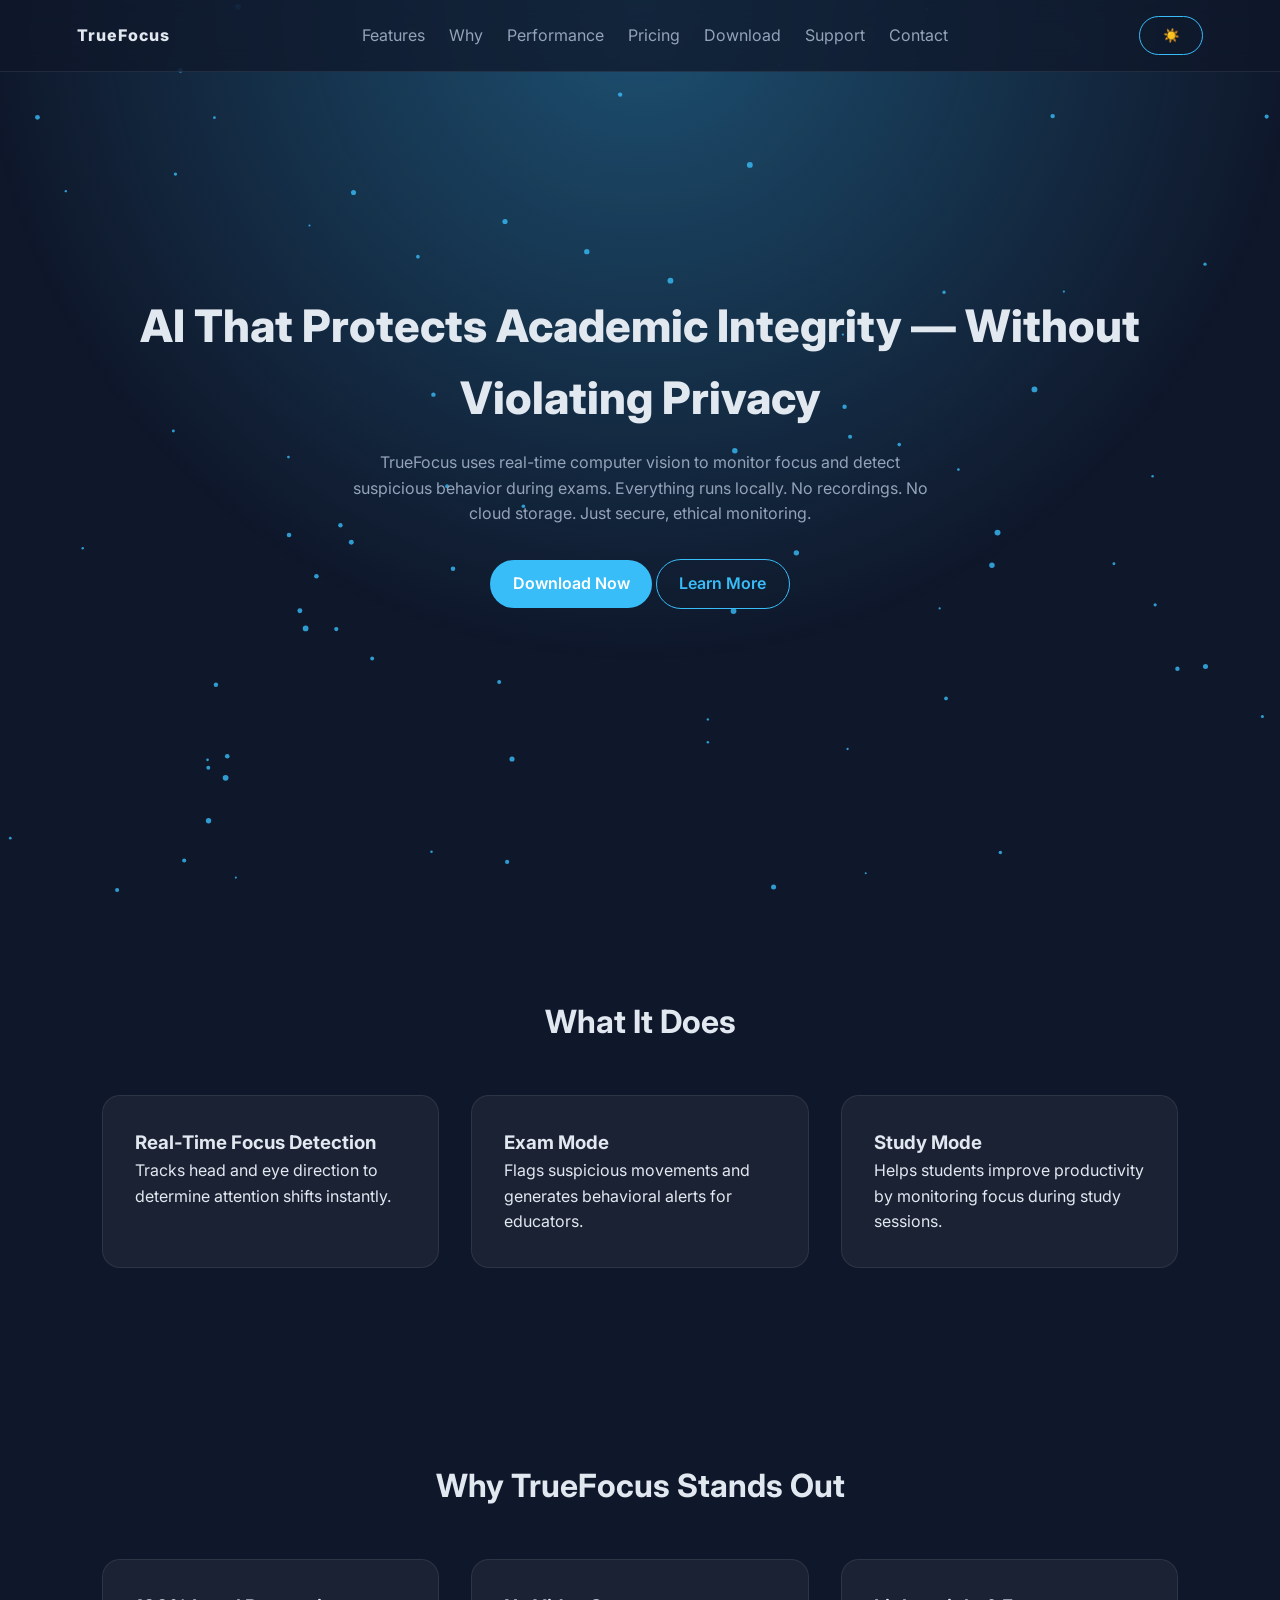
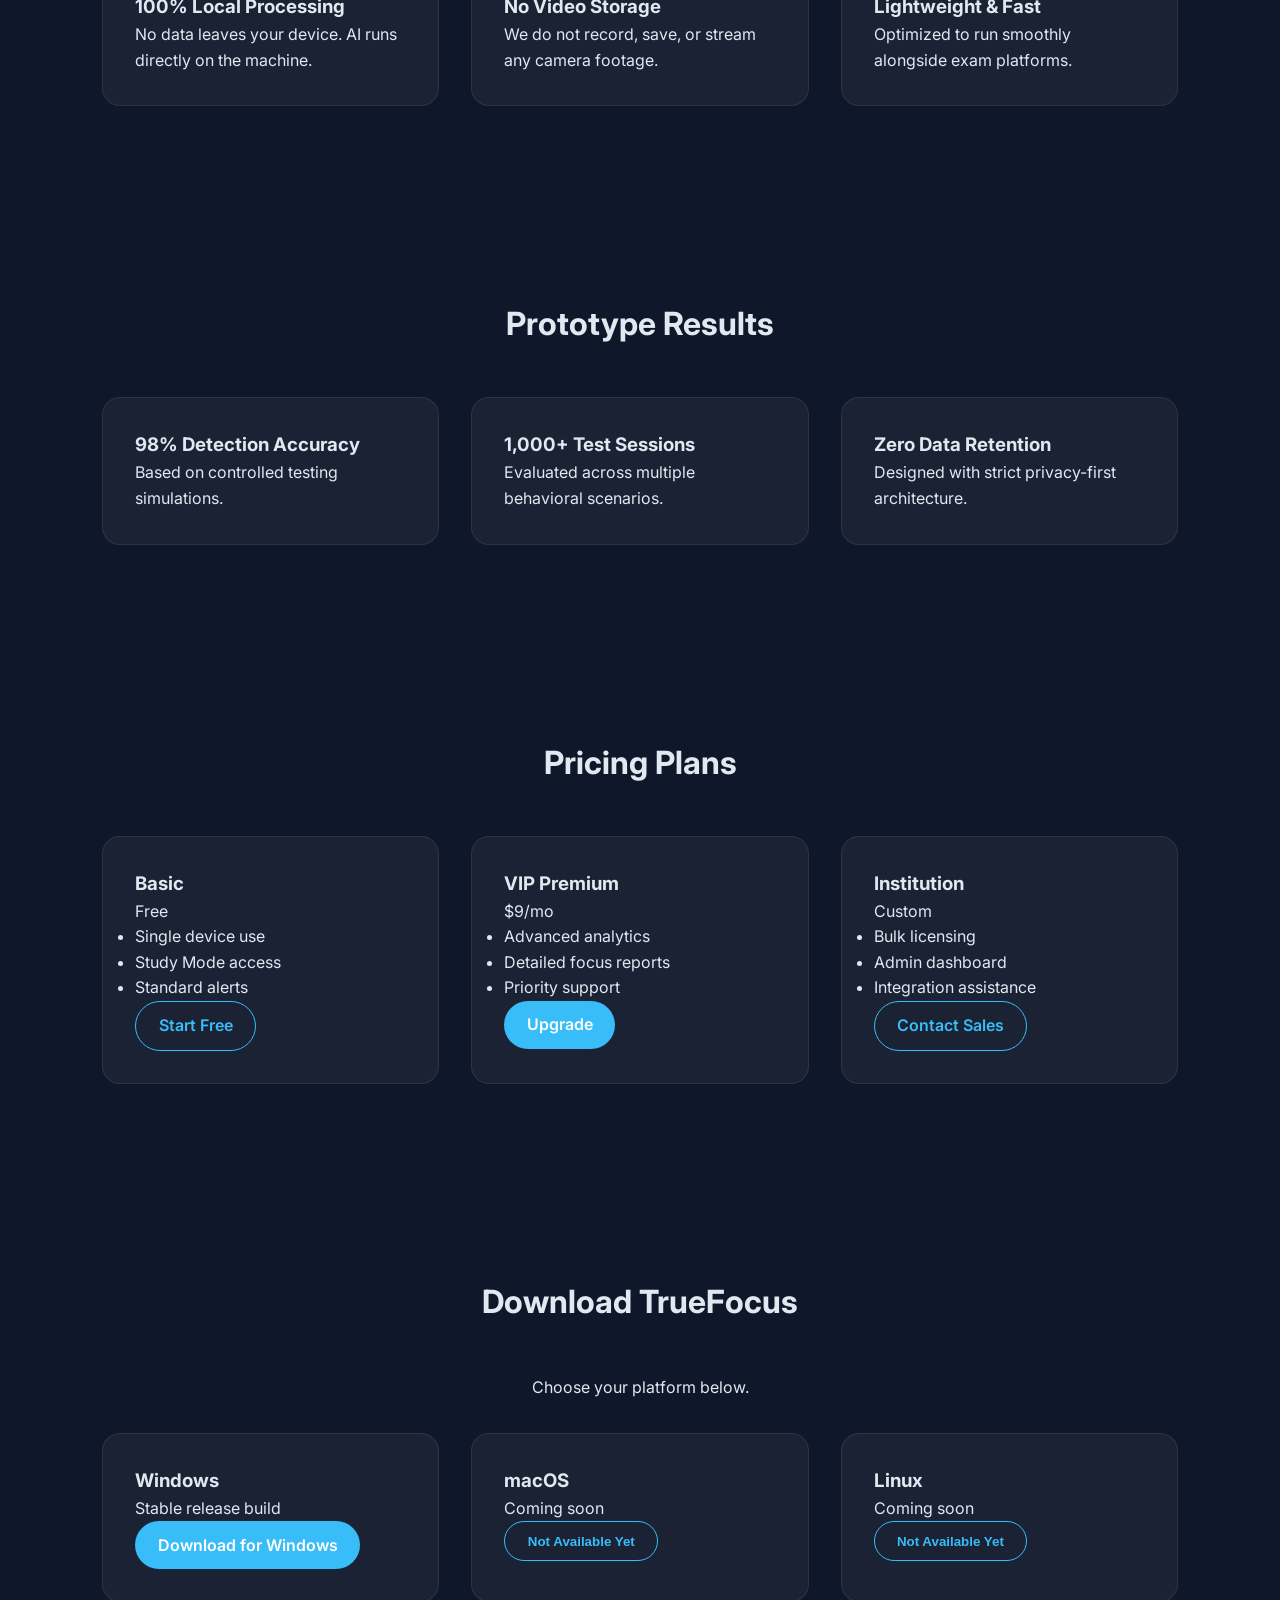
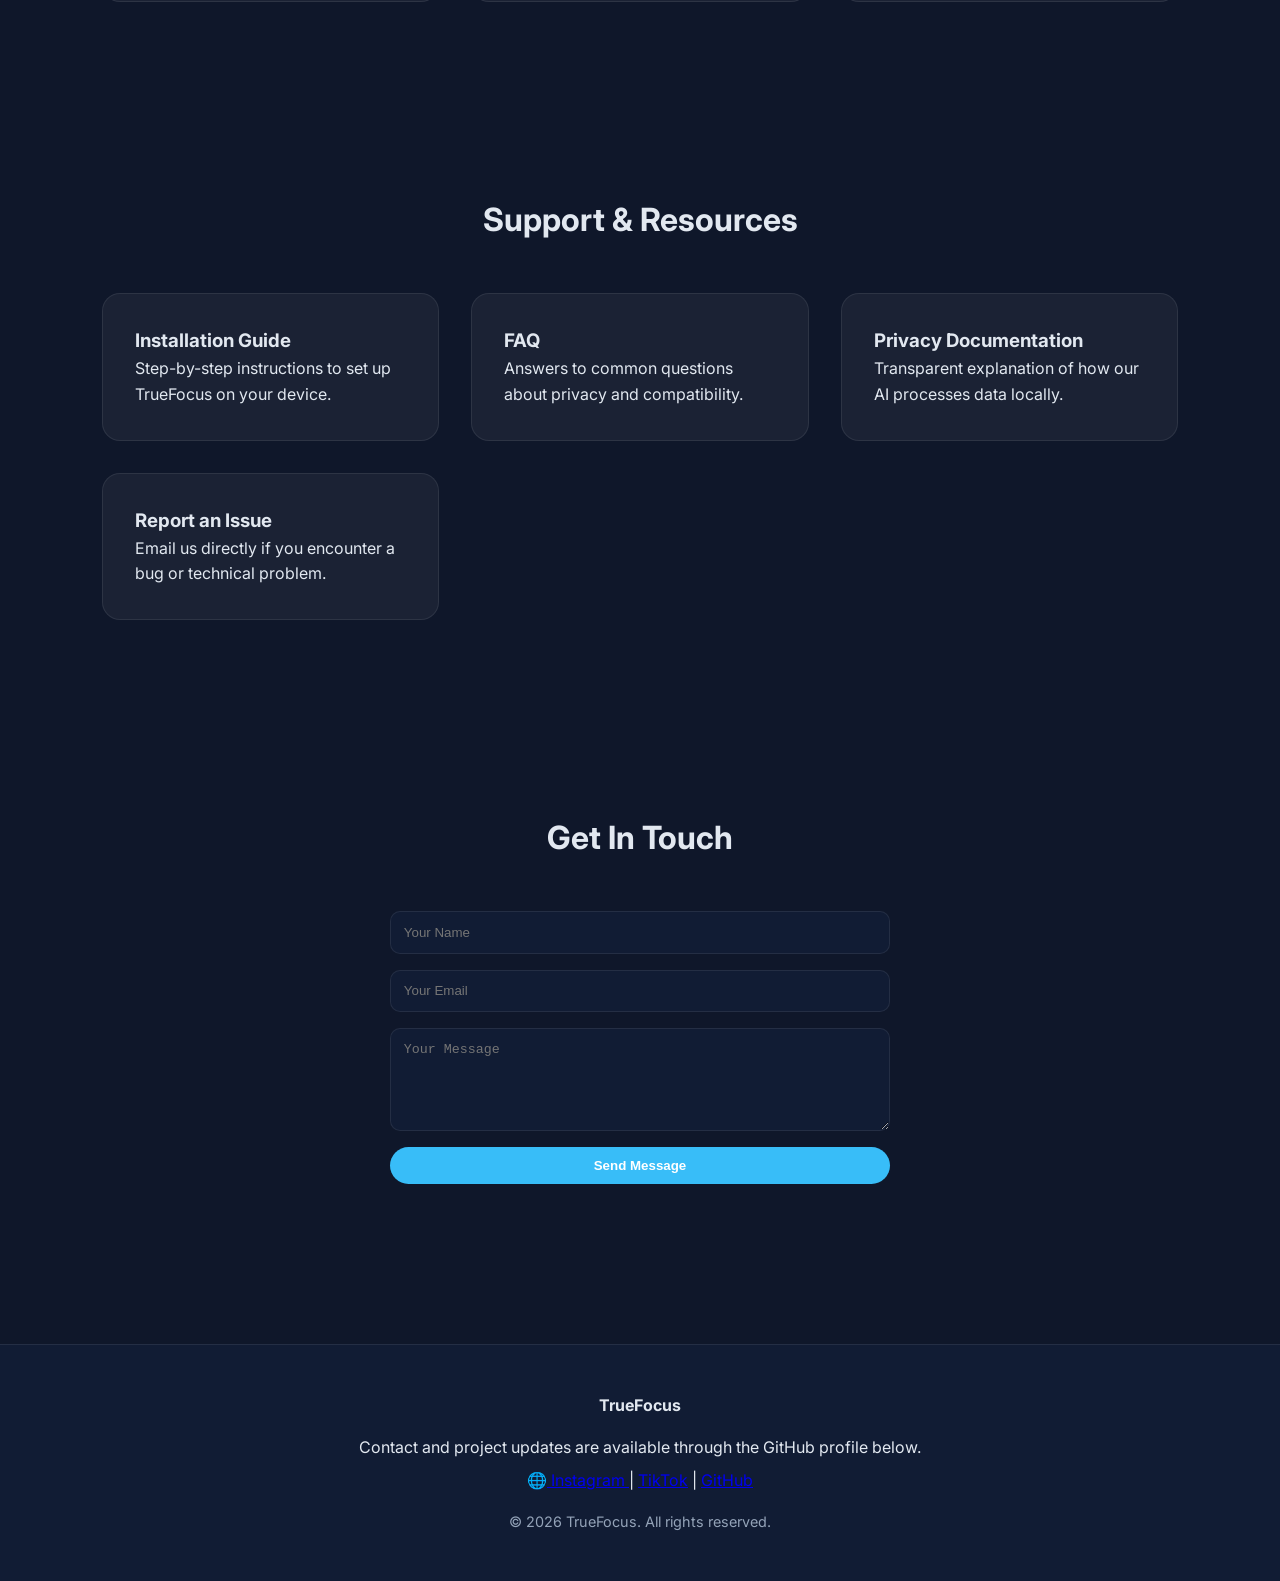
<file: WEBSITE/index.html>
<!DOCTYPE html>
<html lang="en">
<head>
  <meta charset="UTF-8" />
  <meta name="viewport" content="width=device-width, initial-scale=1.0" />
  <title>TrueFocus | Privacy-First AI Monitoring</title>
  <link rel="stylesheet" href="style.css" />
  <link href="https://fonts.googleapis.com/css2?family=Inter:wght@300;400;600;800&display=swap" rel="stylesheet">
  <link rel="icon" type="image/png" href="favicon1.png">
  <meta name="theme-color" content="#0f172a">
</head>
<body>

<!-- PARTICLE BACKGROUND -->
<div id="particles" style="position:fixed; inset:0; z-index:-1;"></div>

<header>
  <div class="logo">TrueFocus</div>
  <nav>
    <ul>
      <li><a href="#features">Features</a></li>
      <li><a href="#why">Why</a></li>
      <li><a href="#metrics">Performance</a></li>
      <li><a href="#pricing">Pricing</a></li>
      <li><a href="#download">Download</a></li>
      <li><a href="#support">Support</a></li>
      <li><a href="#contact">Contact</a></li>
    </ul>
  </nav>
  <button id="theme-toggle" class="btn-outline">🌙</button>
</header>

<section id="hero">
  <div class="hero-content">
    <h1>AI That Protects Academic Integrity — Without Violating Privacy</h1>
    <p>
      TrueFocus uses real-time computer vision to monitor focus and detect suspicious behavior during exams.
      Everything runs locally. No recordings. No cloud storage. Just secure, ethical monitoring.
    </p>
    <a href="#download" class="btn-primary">Download Now</a>
    <a href="product.html" target="_blank" class="btn-outline">Learn More</a>
  </div>
</section>

<section id="features">
  <h2>What It Does</h2>
  <div class="grid">
    <div class="card glow-card">
      <h3>Real-Time Focus Detection</h3>
      <p>Tracks head and eye direction to determine attention shifts instantly.</p>
    </div>
    <div class="card glow-card">
      <h3>Exam Mode</h3>
      <p>Flags suspicious movements and generates behavioral alerts for educators.</p>
    </div>
    <div class="card glow-card">
      <h3>Study Mode</h3>
      <p>Helps students improve productivity by monitoring focus during study sessions.</p>
    </div>
  </div>
</section>

<section id="why">
  <h2>Why TrueFocus Stands Out</h2>
  <div class="grid">
    <div class="card glow-card">
      <h3>100% Local Processing</h3>
      <p>No data leaves your device. AI runs directly on the machine.</p>
    </div>
    <div class="card glow-card">
      <h3>No Video Storage</h3>
      <p>We do not record, save, or stream any camera footage.</p>
    </div>
    <div class="card glow-card">
      <h3>Lightweight & Fast</h3>
      <p>Optimized to run smoothly alongside exam platforms.</p>
    </div>
  </div>
</section>

<section id="metrics">
  <h2>Prototype Results</h2>
  <div class="grid">
    <div class="card glow-card">
      <h3>98% Detection Accuracy</h3>
      <p>Based on controlled testing simulations.</p>
    </div>
    <div class="card glow-card">
      <h3>1,000+ Test Sessions</h3>
      <p>Evaluated across multiple behavioral scenarios.</p>
    </div>
    <div class="card glow-card">
      <h3>Zero Data Retention</h3>
      <p>Designed with strict privacy-first architecture.</p>
    </div>
  </div>
</section>

<section id="pricing">
  <h2>Pricing Plans</h2>
  <div class="grid">
    <div class="card pricing-card glow-card">
      <h3>Basic</h3>
      <p class="price">Free</p>
      <ul>
        <li>Single device use</li>
        <li>Study Mode access</li>
        <li>Standard alerts</li>
      </ul>
      <a href="#download" class="btn-outline">Start Free</a>
    </div>

    <div class="card pricing-card featured glow-card">
      <h3>VIP Premium</h3>
      <p class="price">$9<span>/mo</span></p>
      <ul>
        <li>Advanced analytics</li>
        <li>Detailed focus reports</li>
        <li>Priority support</li>
      </ul>
      <a href="#download" class="btn-primary">Upgrade</a>
    </div>

    <div class="card pricing-card glow-card">
      <h3>Institution</h3>
      <p class="price">Custom</p>
      <ul>
        <li>Bulk licensing</li>
        <li>Admin dashboard</li>
        <li>Integration assistance</li>
      </ul>
      <a href="#contact" class="btn-outline">Contact Sales</a>
    </div>
  </div>
</section>

<section id="download">
  <h2>Download TrueFocus</h2>
  <p style="text-align:center; margin-bottom:2rem;">Choose your platform below.</p>
  <div class="grid">
    <div class="card glow-card">
      <h3>Windows</h3>
      <p>Stable release build</p>
      <a href="https://your-mediafire-link-here" target="_blank" class="btn-primary">Download for Windows</a>
    </div>
    <div class="card glow-card">
      <h3>macOS</h3>
      <p>Coming soon</p>
      <button class="btn-outline" disabled>Not Available Yet</button>
    </div>
    <div class="card glow-card">
      <h3>Linux</h3>
      <p>Coming soon</p>
      <button class="btn-outline" disabled>Not Available Yet</button>
    </div>
  </div>
</section>

<section id="support">
  <h2>Support & Resources</h2>
  <div class="grid">
    <div class="card glow-card">
      <h3>Installation Guide</h3>
      <p>Step-by-step instructions to set up TrueFocus on your device.</p>
    </div>
    <div class="card glow-card">
      <h3>FAQ</h3>
      <p>Answers to common questions about privacy and compatibility.</p>
    </div>
    <div class="card glow-card">
      <h3>Privacy Documentation</h3>
      <p>Transparent explanation of how our AI processes data locally.</p>
    </div>
    <div class="card glow-card">
      <h3>Report an Issue</h3>
      <p>Email us directly if you encounter a bug or technical problem.</p>
    </div>
  </div>
</section>

<section id="contact">
  <h2>Get In Touch</h2>
  <form class="contact-form">
    <input type="text" placeholder="Your Name" required>
    <input type="email" placeholder="Your Email" required>
    <textarea placeholder="Your Message" rows="5" required></textarea>
    <button type="submit" class="btn-primary">Send Message</button>
  </form>
</section>

<footer>
  <div style="margin-bottom:1rem;">
    <strong>TrueFocus</strong>
  </div>
  <div style="margin-bottom:0.5rem;">
    Contact and project updates are available through the GitHub profile below.
  </div>
  <div style="margin-bottom:1rem;">
   🌐<a href="https://www.instagram.com/dretec2?igsh=MTJkbWZvOXBld290Mw==">  Instagram </a> |  <a href="https://www.tiktok.com/@dretec2?_r=1&_t=ZS-94DllFliOBQ">TikTok</a> | <a href="https://github.com/Adam-Mohamed-student">GitHub</a>
        
   
  </div>
  <p>© 2026 TrueFocus. All rights reserved.</p>
</footer>

<script src="script.js"></script>
</body>
</html>
</file>
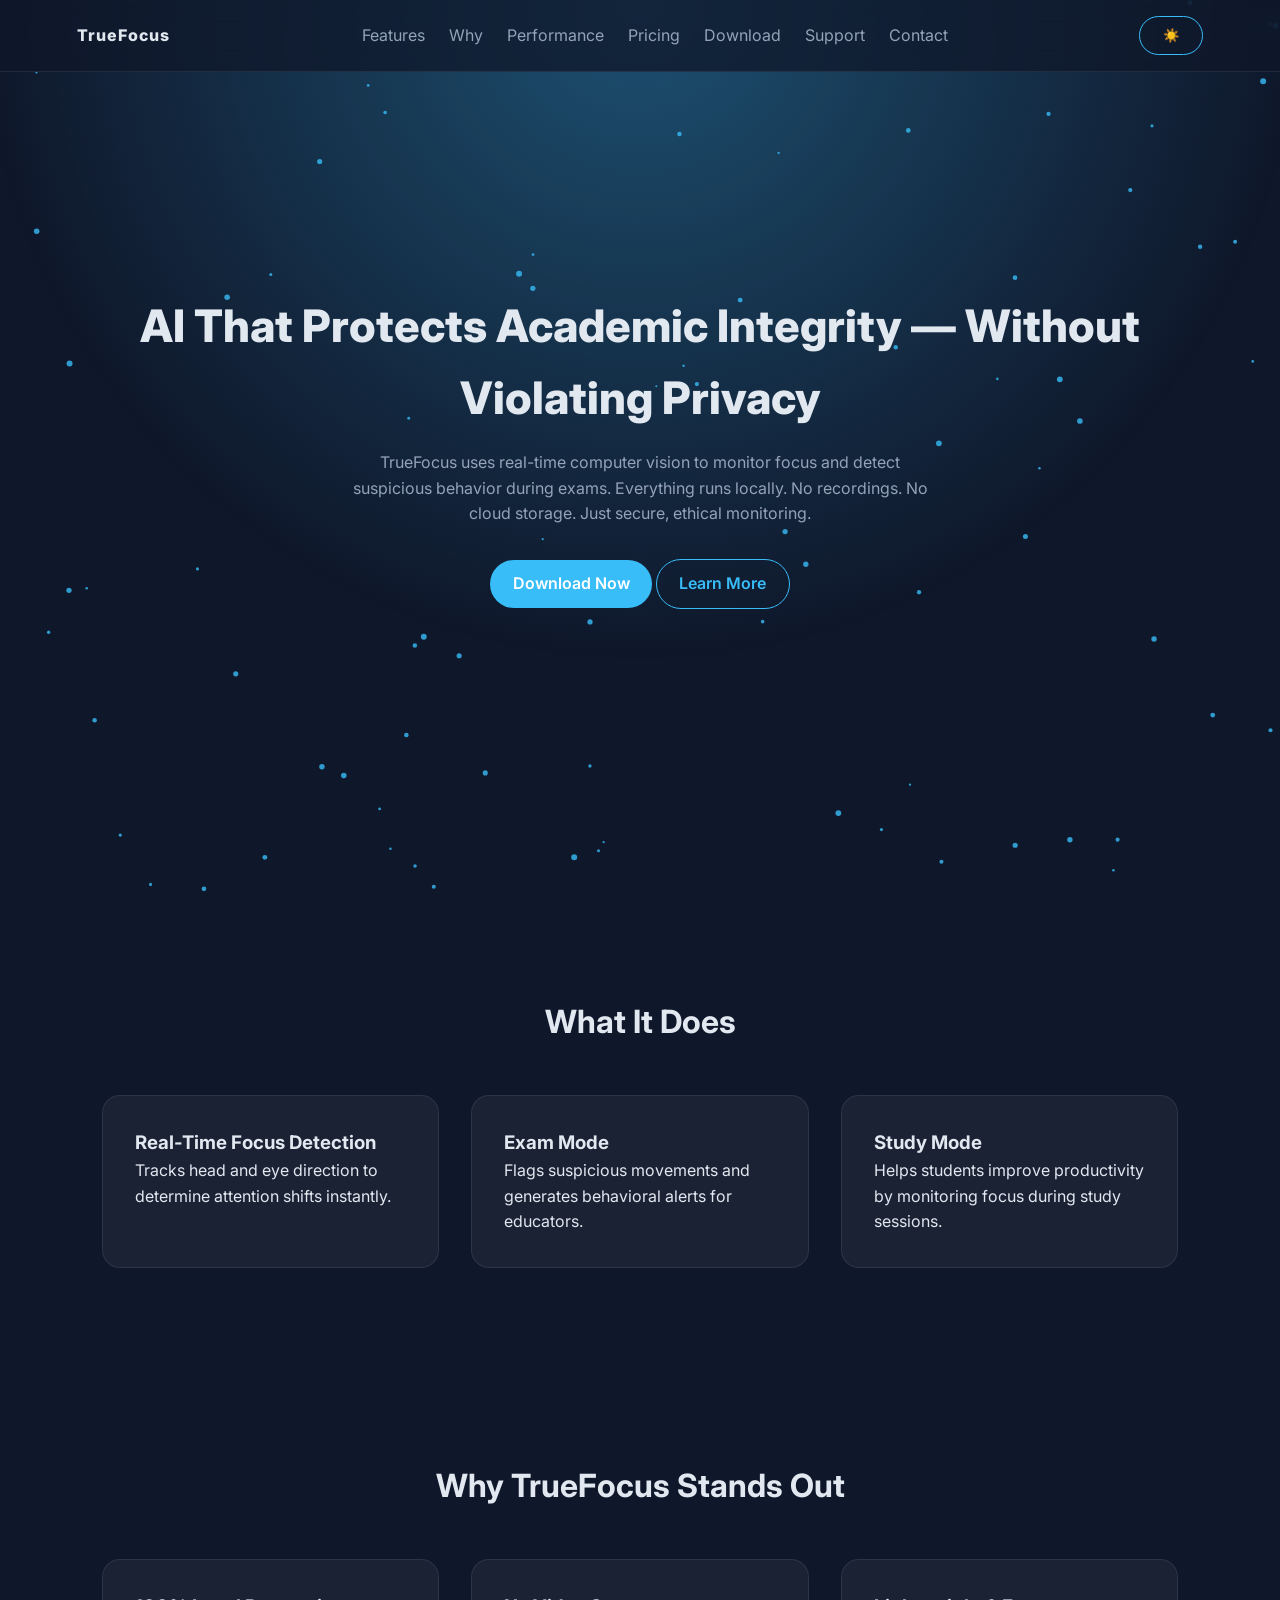
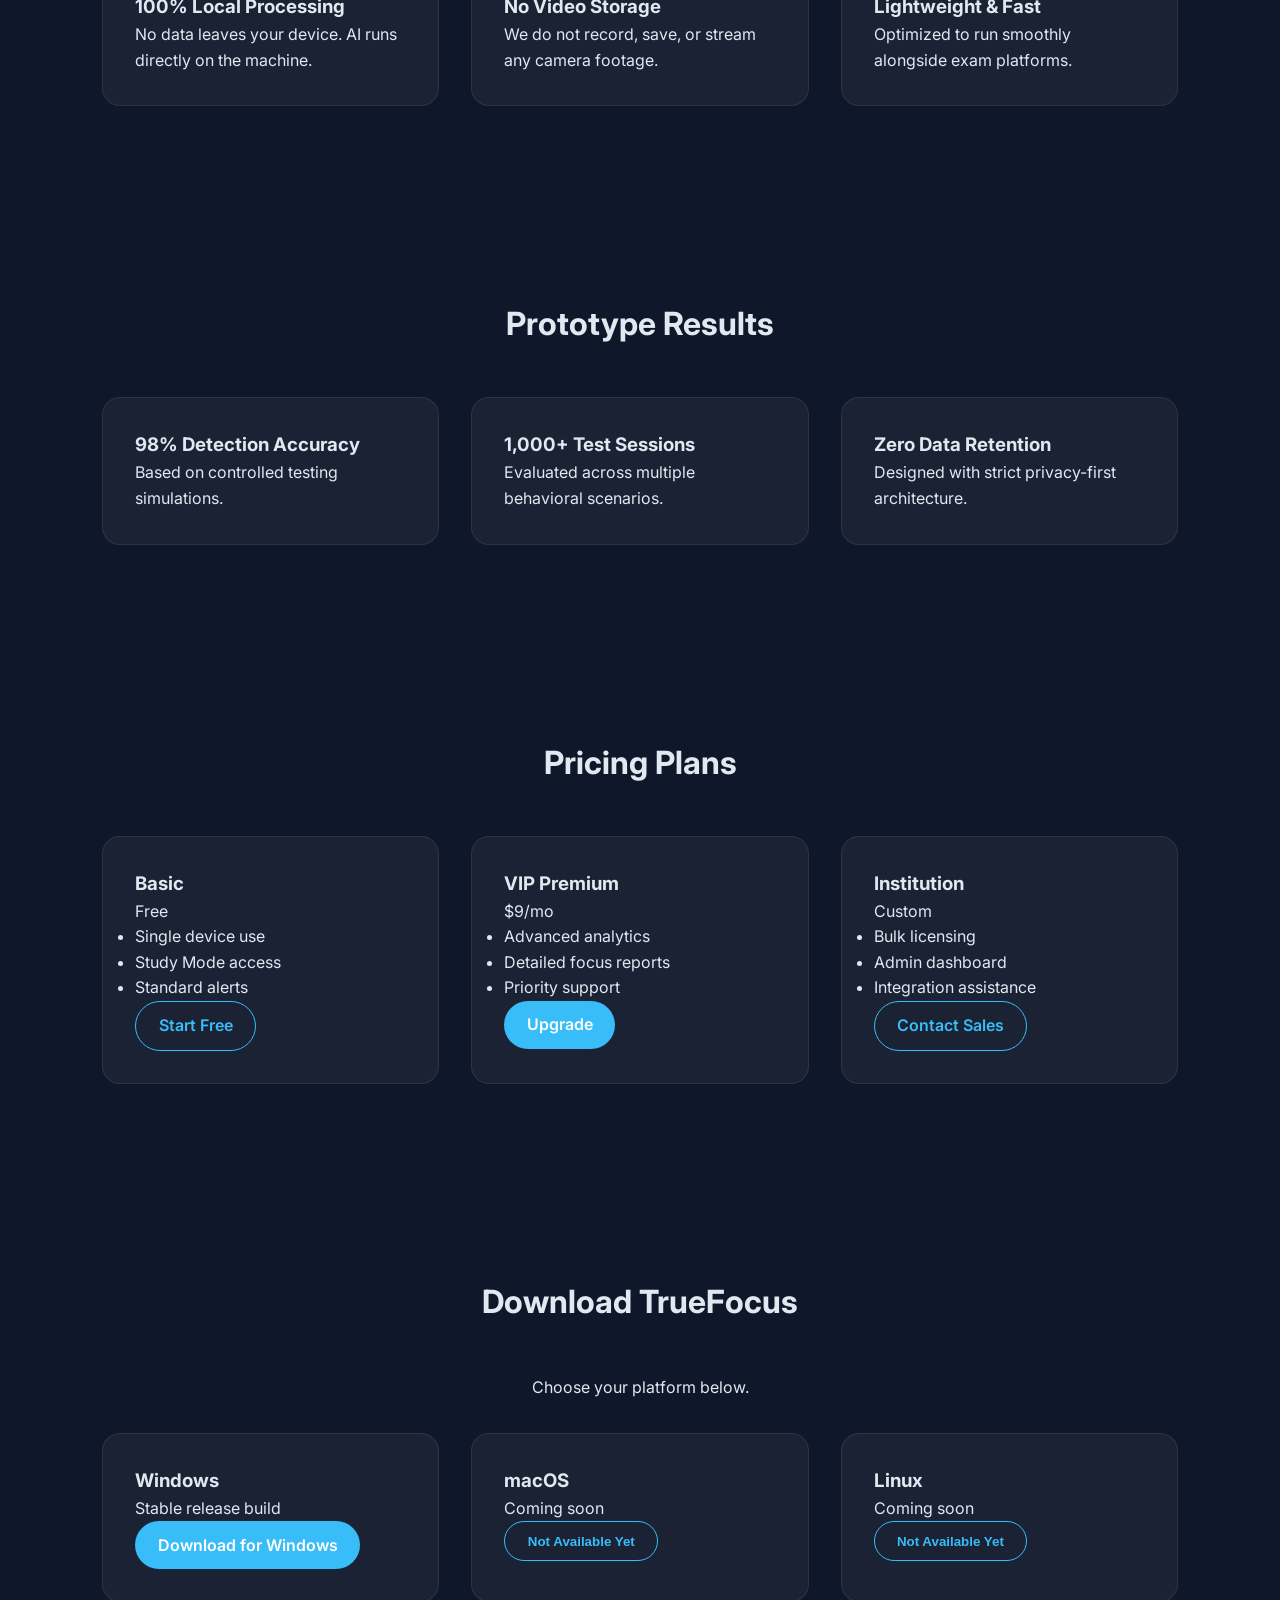
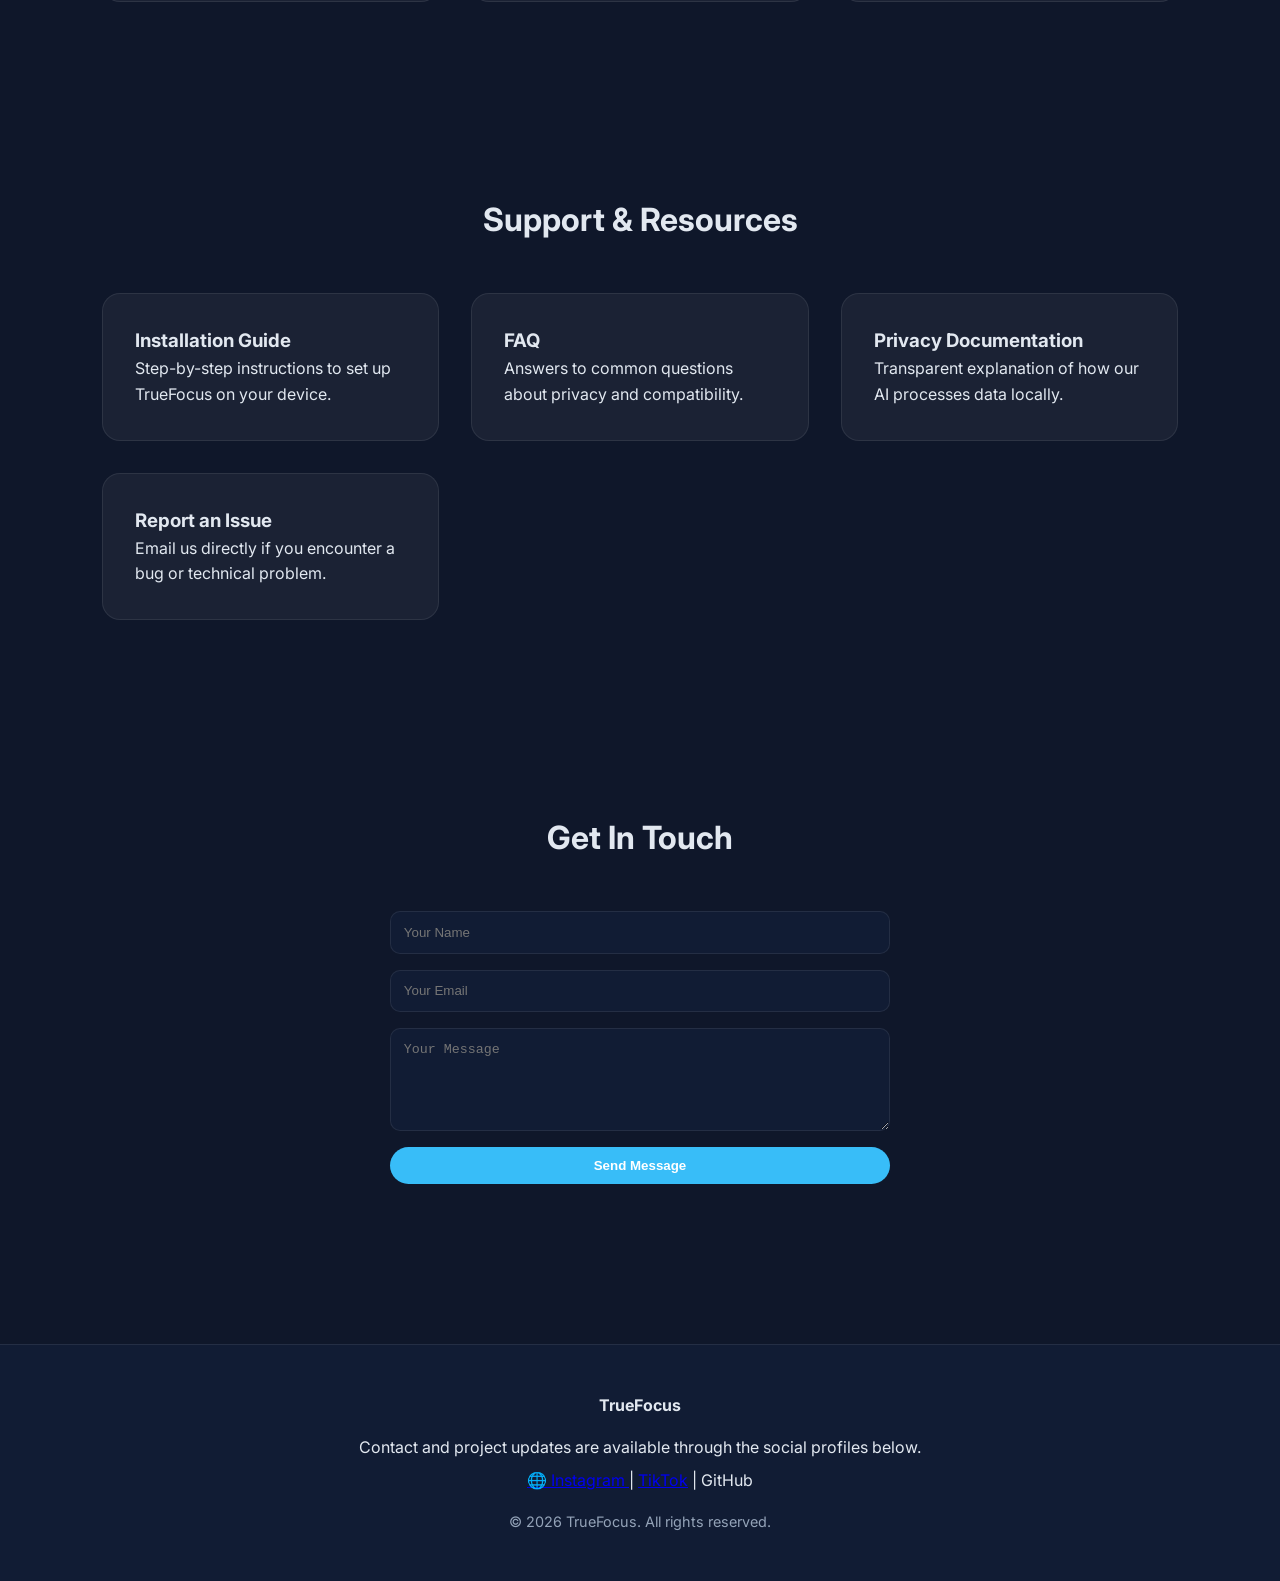
<file: WEBSITE/index1.html>
<!DOCTYPE html>
<html lang="en">
<head>
  <meta charset="UTF-8" />
  <meta name="viewport" content="width=device-width, initial-scale=1.0" />
  <title>TrueFocus | Privacy-First AI Monitoring</title>
  <link rel="stylesheet" href="style.css" />
  <link href="https://fonts.googleapis.com/css2?family=Inter:wght@300;400;600;800&display=swap" rel="stylesheet">
  <link rel="icon" type="image/png" href="favicon.png">
  <meta name="theme-color" content="#0f172a">
</head>
<body>

<!-- PARTICLE BACKGROUND -->
<div id="particles" style="position:fixed; inset:0; z-index:-1;"></div>

<header>
  <div class="logo">TrueFocus</div>
  <nav>
    <ul>
      <li><a href="#features">Features</a></li>
      <li><a href="#why">Why</a></li>
      <li><a href="#metrics">Performance</a></li>
      <li><a href="#pricing">Pricing</a></li>
      <li><a href="#download">Download</a></li>
      <li><a href="#support">Support</a></li>
      <li><a href="#contact">Contact</a></li>
    </ul>
  </nav>
  <button id="theme-toggle" class="btn-outline">🌙</button>
</header>

<section id="hero">
  <div class="hero-content">
    <h1>AI That Protects Academic Integrity — Without Violating Privacy</h1>
    <p>
      TrueFocus uses real-time computer vision to monitor focus and detect suspicious behavior during exams.
      Everything runs locally. No recordings. No cloud storage. Just secure, ethical monitoring.
    </p>
    <a href="#download" class="btn-primary">Download Now</a>
    <a href="product.html" target="_blank" class="btn-outline">Learn More</a>
  </div>
</section>

<section id="features">
  <h2>What It Does</h2>
  <div class="grid">
    <div class="card glow-card">
      <h3>Real-Time Focus Detection</h3>
      <p>Tracks head and eye direction to determine attention shifts instantly.</p>
    </div>
    <div class="card glow-card">
      <h3>Exam Mode</h3>
      <p>Flags suspicious movements and generates behavioral alerts for educators.</p>
    </div>
    <div class="card glow-card">
      <h3>Study Mode</h3>
      <p>Helps students improve productivity by monitoring focus during study sessions.</p>
    </div>
  </div>
</section>

<section id="why">
  <h2>Why TrueFocus Stands Out</h2>
  <div class="grid">
    <div class="card glow-card">
      <h3>100% Local Processing</h3>
      <p>No data leaves your device. AI runs directly on the machine.</p>
    </div>
    <div class="card glow-card">
      <h3>No Video Storage</h3>
      <p>We do not record, save, or stream any camera footage.</p>
    </div>
    <div class="card glow-card">
      <h3>Lightweight & Fast</h3>
      <p>Optimized to run smoothly alongside exam platforms.</p>
    </div>
  </div>
</section>

<section id="metrics">
  <h2>Prototype Results</h2>
  <div class="grid">
    <div class="card glow-card">
      <h3>98% Detection Accuracy</h3>
      <p>Based on controlled testing simulations.</p>
    </div>
    <div class="card glow-card">
      <h3>1,000+ Test Sessions</h3>
      <p>Evaluated across multiple behavioral scenarios.</p>
    </div>
    <div class="card glow-card">
      <h3>Zero Data Retention</h3>
      <p>Designed with strict privacy-first architecture.</p>
    </div>
  </div>
</section>

<section id="pricing">
  <h2>Pricing Plans</h2>
  <div class="grid">
    <div class="card pricing-card glow-card">
      <h3>Basic</h3>
      <p class="price">Free</p>
      <ul>
        <li>Single device use</li>
        <li>Study Mode access</li>
        <li>Standard alerts</li>
      </ul>
      <a href="#download" class="btn-outline">Start Free</a>
    </div>

    <div class="card pricing-card featured glow-card">
      <h3>VIP Premium</h3>
      <p class="price">$9<span>/mo</span></p>
      <ul>
        <li>Advanced analytics</li>
        <li>Detailed focus reports</li>
        <li>Priority support</li>
      </ul>
      <a href="#download" class="btn-primary">Upgrade</a>
    </div>

    <div class="card pricing-card glow-card">
      <h3>Institution</h3>
      <p class="price">Custom</p>
      <ul>
        <li>Bulk licensing</li>
        <li>Admin dashboard</li>
        <li>Integration assistance</li>
      </ul>
      <a href="#contact" class="btn-outline">Contact Sales</a>
    </div>
  </div>
</section>

<section id="download">
  <h2>Download TrueFocus</h2>
  <p style="text-align:center; margin-bottom:2rem;">Choose your platform below.</p>
  <div class="grid">
    <div class="card glow-card">
      <h3>Windows</h3>
      <p>Stable release build</p>
      <a href="https://your-mediafire-link-here" target="_blank" class="btn-primary">Download for Windows</a>
    </div>
    <div class="card glow-card">
      <h3>macOS</h3>
      <p>Coming soon</p>
      <button class="btn-outline" disabled>Not Available Yet</button>
    </div>
    <div class="card glow-card">
      <h3>Linux</h3>
      <p>Coming soon</p>
      <button class="btn-outline" disabled>Not Available Yet</button>
    </div>
  </div>
</section>

<section id="support">
  <h2>Support & Resources</h2>
  <div class="grid">
    <div class="card glow-card">
      <h3>Installation Guide</h3>
      <p>Step-by-step instructions to set up TrueFocus on your device.</p>
    </div>
    <div class="card glow-card">
      <h3>FAQ</h3>
      <p>Answers to common questions about privacy and compatibility.</p>
    </div>
    <div class="card glow-card">
      <h3>Privacy Documentation</h3>
      <p>Transparent explanation of how our AI processes data locally.</p>
    </div>
    <div class="card glow-card">
      <h3>Report an Issue</h3>
      <p>Email us directly if you encounter a bug or technical problem.</p>
    </div>
  </div>
</section>

<section id="contact">
  <h2>Get In Touch</h2>
  <form class="contact-form">
    <input type="text" placeholder="Your Name" required>
    <input type="email" placeholder="Your Email" required>
    <textarea placeholder="Your Message" rows="5" required></textarea>
    <button type="submit" class="btn-primary">Send Message</button>
  </form>
</section>

<footer>
  <div style="margin-bottom:1rem;">
    <strong>TrueFocus</strong>
  </div>
  <div style="margin-bottom:0.5rem;">
    Contact and project updates are available through the social profiles below.
  </div>
  <div style="margin-bottom:1rem;">
 <a href="https://www.instagram.com/dretec2?igsh=MTJkbWZvOXBld290Mw=="> 🌐 Instagram </a> |  <a href="https://www.tiktok.com/@dretec2?_r=1&_t=ZS-94DllFliOBQ">TikTok</a> | GitHub
        
   
  </div>
  <p>© 2026 TrueFocus. All rights reserved.</p>
</footer>

<script src="script.js"></script>
</body>
</html>
</file>
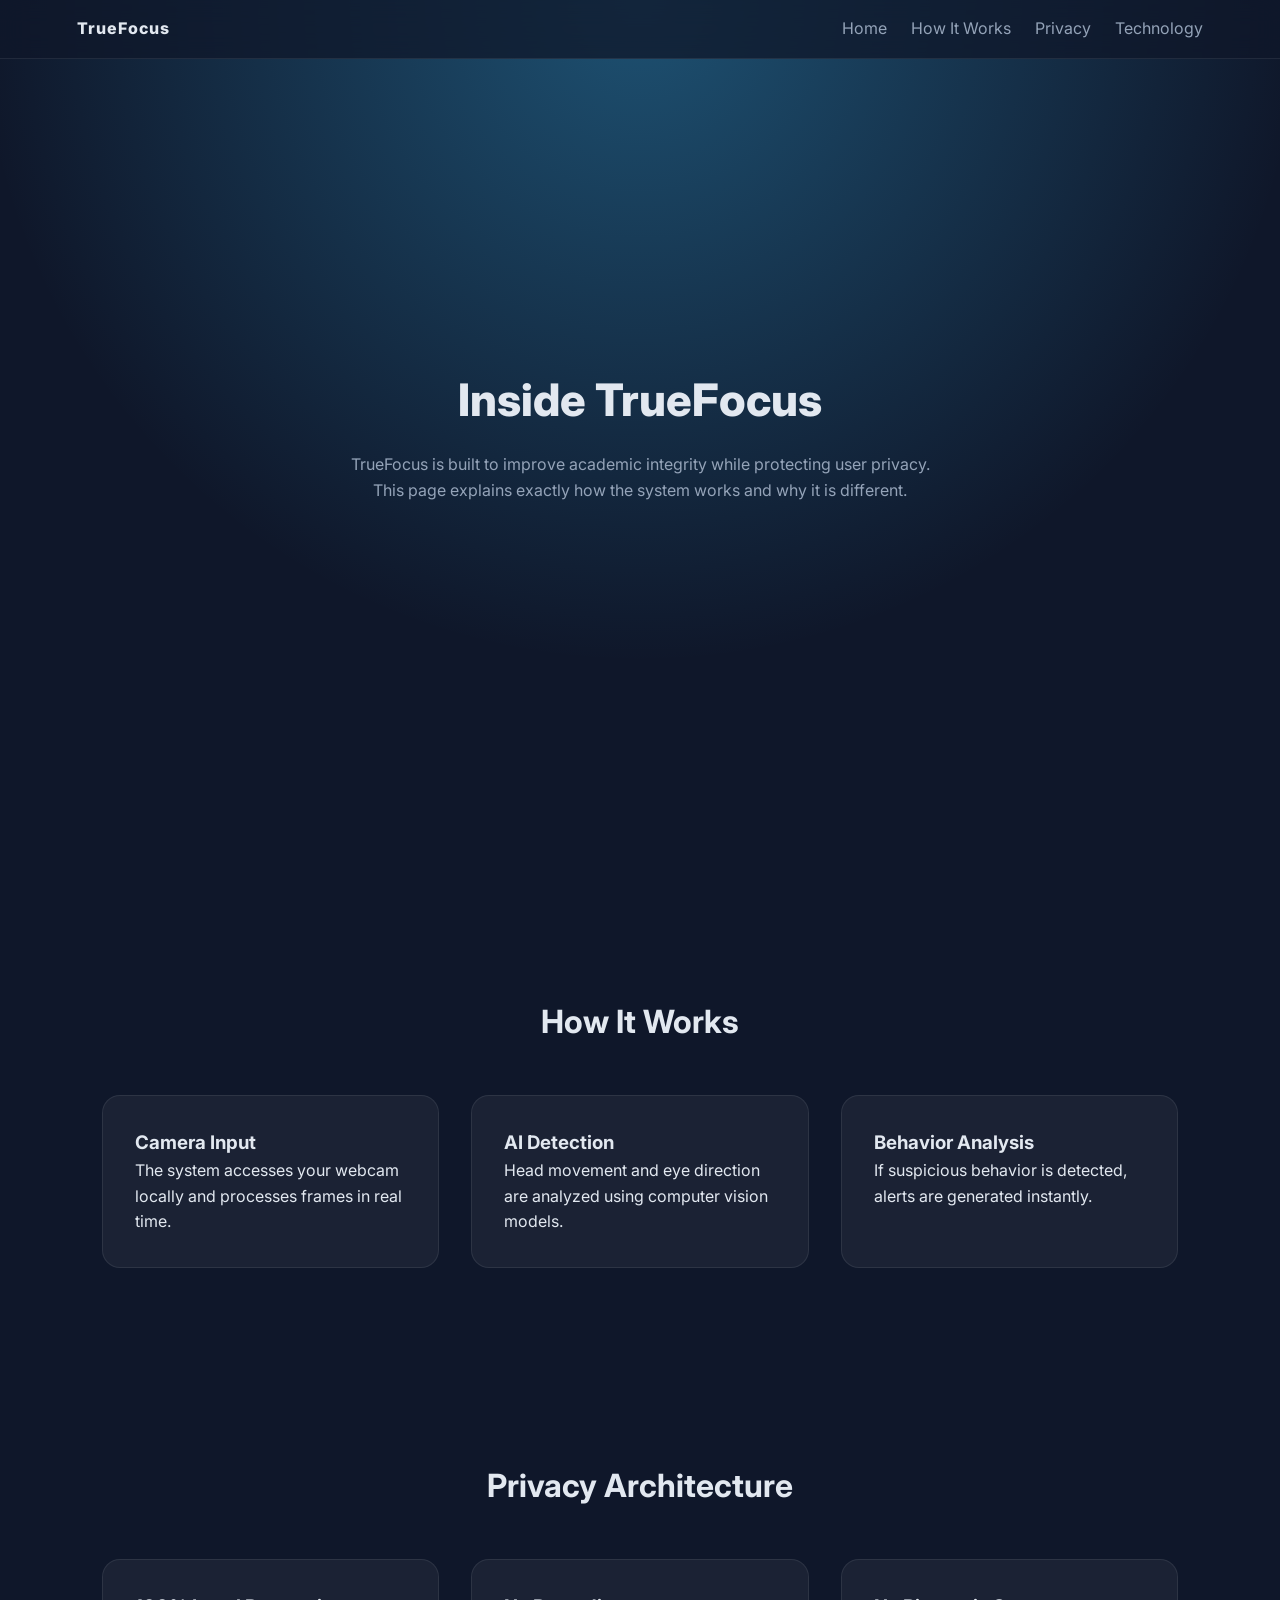
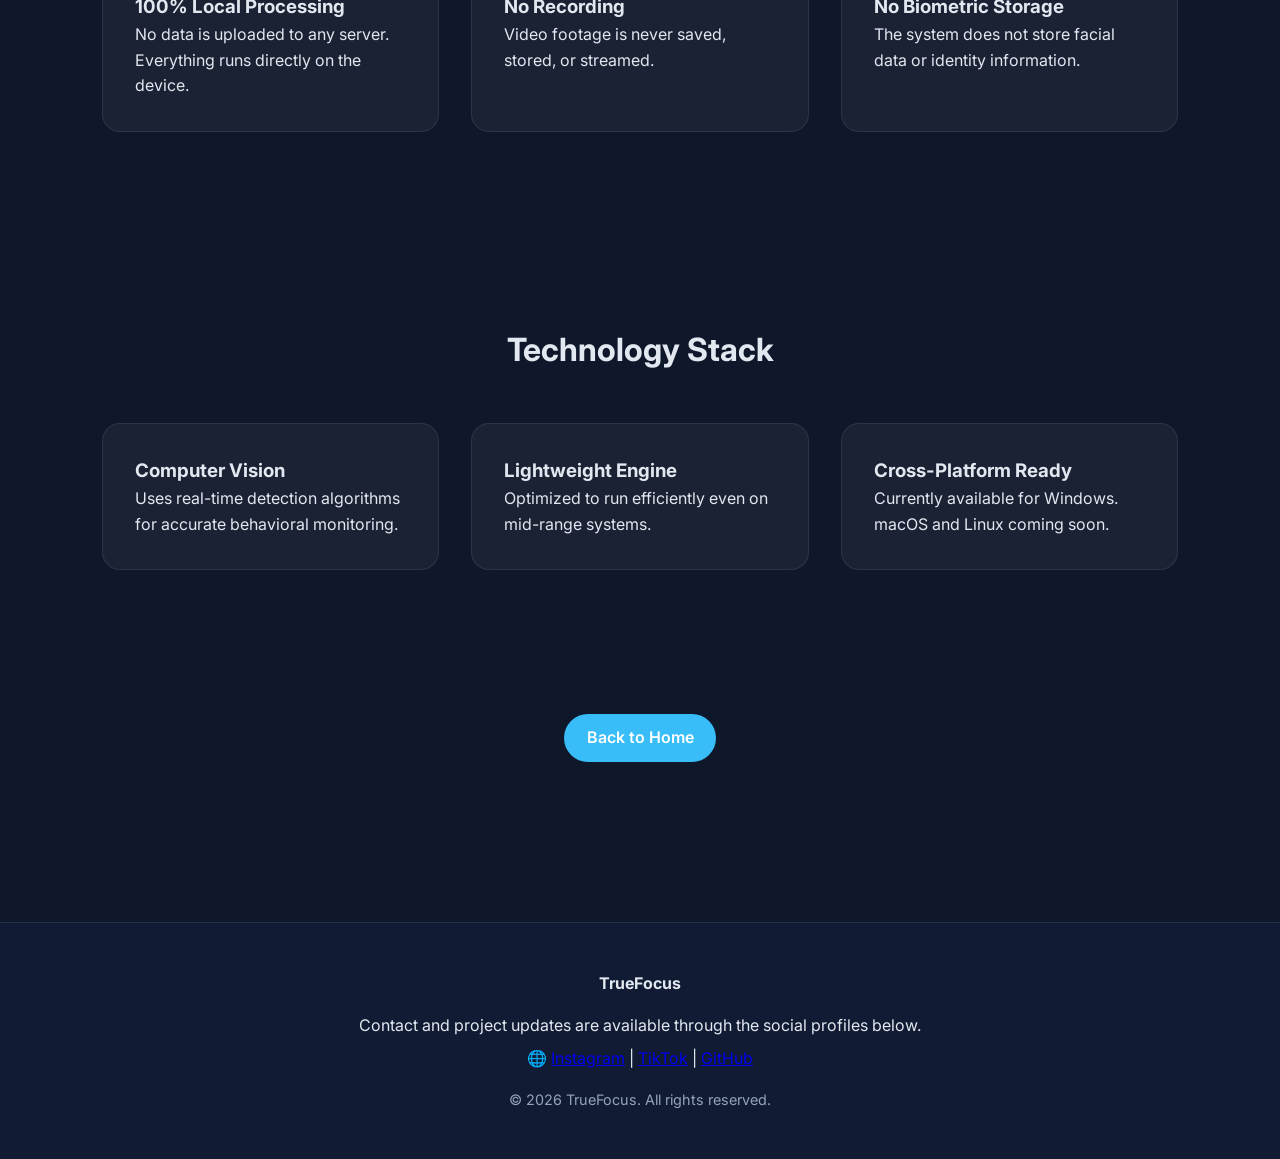
<file: WEBSITE/product.html>
<!DOCTYPE html>
<html lang="en">
<head>
  <meta charset="UTF-8" />
  <meta name="viewport" content="width=device-width, initial-scale=1.0" />
  <title>TrueFocus | Product Details</title>
  <link rel="stylesheet" href="style.css" />
  <link href="https://fonts.googleapis.com/css2?family=Inter:wght@300;400;600;800&display=swap" rel="stylesheet">
  <link rel="icon" type="image/png" href="favicon1.png">
</head>
<body>

<header>
  <div class="logo">TrueFocus</div>
  <nav>
    <ul>
      <li><a href="index.html">Home</a></li>
      <li><a href="#how">How It Works</a></li>
      <li><a href="#privacy">Privacy</a></li>
      <li><a href="#tech">Technology</a></li>
    </ul>
  </nav>
</header>

<section id="hero">
  <div class="hero-content">
    <h1>Inside TrueFocus</h1>
    <p>
      TrueFocus is built to improve academic integrity while protecting user privacy.
      This page explains exactly how the system works and why it is different.
    </p>
  </div>
</section>

<section id="how">
  <h2>How It Works</h2>
  <div class="grid">
    <div class="card glow-card">
      <h3>Camera Input</h3>
      <p>The system accesses your webcam locally and processes frames in real time.</p>
    </div>
    <div class="card glow-card">
      <h3>AI Detection</h3>
      <p>Head movement and eye direction are analyzed using computer vision models.</p>
    </div>
    <div class="card glow-card">
      <h3>Behavior Analysis</h3>
      <p>If suspicious behavior is detected, alerts are generated instantly.</p>
    </div>
  </div>
</section>

<section id="privacy">
  <h2>Privacy Architecture</h2>
  <div class="grid">
    <div class="card glow-card">
      <h3>100% Local Processing</h3>
      <p>No data is uploaded to any server. Everything runs directly on the device.</p>
    </div>
    <div class="card glow-card">
      <h3>No Recording</h3>
      <p>Video footage is never saved, stored, or streamed.</p>
    </div>
    <div class="card glow-card">
      <h3>No Biometric Storage</h3>
      <p>The system does not store facial data or identity information.</p>
    </div>
  </div>
</section>

<section id="tech">
  <h2>Technology Stack</h2>
  <div class="grid">
    <div class="card glow-card">
      <h3>Computer Vision</h3>
      <p>Uses real-time detection algorithms for accurate behavioral monitoring.</p>
    </div>
    <div class="card glow-card">
      <h3>Lightweight Engine</h3>
      <p>Optimized to run efficiently even on mid-range systems.</p>
    </div>
    <div class="card glow-card">
      <h3>Cross-Platform Ready</h3>
      <p>Currently available for Windows. macOS and Linux coming soon.</p>
    </div>
  </div>
</section>

<section style="text-align:center; padding-top:3rem;">
  <a href="index.html" class="btn-primary">Back to Home</a>
</section>

<footer>
  <div style="margin-bottom:1rem;">
    <strong>TrueFocus</strong>
  </div>
  <div style="margin-bottom:0.5rem;">
    Contact and project updates are available through the social profiles below.
  </div>
  <div style="margin-bottom:1rem;">
   🌐 <a href="https://www.instagram.com/dretec2?igsh=MTJkbWZvOXBld290Mw==">Instagram</a> |
   <a href="https://www.tiktok.com/@dretec2?_r=1&_t=ZS-94DllFliOBQ">TikTok</a> |
   <a href="https://github.com/Adam-Mohamed-student">GitHub</a>
  </div>
  <p>© 2026 TrueFocus. All rights reserved.</p>
</footer>

<script src="script.js"></script>
</body>
</html>
</file>
<file: WEBSITE/style.css>
/* ==================================
   TrueFocus - Modern Futuristic UI
   Clean structure. No inline hacks.
=================================== */

:root {
  --bg: #0f172a;
  --bg-soft: #111c34;
  --card: rgba(255,255,255,0.05);
  --border: rgba(255,255,255,0.08);
  --text: #e2e8f0;
  --text-dim: #94a3b8;
  --primary: #38bdf8;
  --primary-glow: rgba(56,189,248,0.35);
}

body.light {
  --bg: #f8fafc;
  --bg-soft: #ffffff;
  --card: rgba(0,0,0,0.04);
  --border: rgba(0,0,0,0.08);
  --text: #0f172a;
  --text-dim: #475569;
  --primary: #0ea5e9;
  --primary-glow: rgba(14,165,233,0.25);
}

* {
  margin: 0;
  padding: 0;
  box-sizing: border-box;
}

html {
  scroll-behavior: smooth;
}

body {
  font-family: 'Inter', sans-serif;
  background: var(--bg);
  color: var(--text);
  line-height: 1.6;
  transition: background 0.3s ease, color 0.3s ease;
}

/* ================= Particles Background ================= */

#particles {
  position: fixed;
  inset: 0;
  z-index: -1;
}

#particles canvas {
  width: 100%;
  height: 100%;
  display: block;
}

/* ================= Header ================= */

header {
  position: fixed;
  top: 0;
  width: 100%;
  display: flex;
  justify-content: space-between;
  align-items: center;
  padding: 1rem 6%;
  background: rgba(15, 23, 42, 0.75);
  backdrop-filter: blur(12px);
  border-bottom: 1px solid var(--border);
  z-index: 1000;
}

.logo {
  font-weight: 800;
  letter-spacing: 1px;
}

nav ul {
  display: flex;
  gap: 1.5rem;
  list-style: none;
}

nav a {
  text-decoration: none;
  color: var(--text-dim);
  transition: color 0.2s ease;
}

nav a:hover {
  color: var(--primary);
}

/* ================= Sections ================= */

section {
  padding: 6rem 8%;
}

#hero {
  min-height: 100vh;
  display: flex;
  align-items: center;
  justify-content: center;
  text-align: center;
  background: radial-gradient(circle at top, var(--primary-glow), transparent 60%);
}

.hero-content h1 {
  font-size: 2.8rem;
  font-weight: 800;
  margin-bottom: 1rem;
}

.hero-content p {
  max-width: 600px;
  margin: 0 auto 2rem auto;
  color: var(--text-dim);
}

h2 {
  font-size: 2rem;
  margin-bottom: 3rem;
  text-align: center;
}

/* ================= Grid & Cards ================= */

.grid {
  display: grid;
  grid-template-columns: repeat(auto-fit, minmax(260px, 1fr));
  gap: 2rem;
}

.card {
  background: var(--card);
  border: 1px solid var(--border);
  border-radius: 18px;
  padding: 2rem;
  position: relative;
  transition: transform 0.25s ease, box-shadow 0.25s ease;
}

.card:hover {
  transform: translateY(-8px);
}

/* ===== Mouse Follow Glow ===== */

.glow-card {
  overflow: hidden;
}

.glow-card::before {
  content: "";
  position: absolute;
  inset: 0;
  background: radial-gradient(
    circle at var(--mouse-x, 50%) var(--mouse-y, 50%),
    var(--primary-glow),
    transparent 45%
  );
  opacity: 0;
  transition: opacity 0.3s ease;
  pointer-events: none;
}

.glow-card:hover::before {
  opacity: 1;
}

.glow-card:hover {
  box-shadow: 0 0 30px var(--primary-glow);
}

/* ================= Buttons ================= */

.btn-primary,
.btn-outline {
  padding: 0.7rem 1.4rem;
  border-radius: 30px;
  font-weight: 600;
  text-decoration: none;
  cursor: pointer;
  transition: all 0.2s ease;
  display: inline-block;
}

.btn-primary {
  background: var(--primary);
  color: white;
  border: none;
}

.btn-primary:hover {
  box-shadow: 0 0 20px var(--primary-glow);
  transform: translateY(-2px);
}

.btn-outline {
  border: 1px solid var(--primary);
  color: var(--primary);
  background: transparent;
}

.btn-outline:hover {
  background: var(--primary);
  color: white;
}

/* ================= Forms ================= */

.contact-form {
  max-width: 500px;
  margin: auto;
  display: flex;
  flex-direction: column;
  gap: 1rem;
}

.contact-form input,
.contact-form textarea {
  padding: 0.8rem;
  border-radius: 10px;
  border: 1px solid var(--border);
  background: var(--bg-soft);
  color: var(--text);
}

.contact-form input:focus,
.contact-form textarea:focus {
  outline: none;
  border-color: var(--primary);
}

/* ================= Footer ================= */

footer {
  margin-top: 4rem;
  padding: 3rem 8%;
  text-align: center;
  background: var(--bg-soft);
  border-top: 1px solid var(--border);
}

.footer-brand {
  font-weight: 800;
  font-size: 1.2rem;
  margin-bottom: 1rem;
}

.footer-contact {
  display: flex;
  justify-content: center;
  gap: 2rem;
  flex-wrap: wrap;
  margin-bottom: 1rem;
  color: var(--text-dim);
}

.footer-socials {
  display: flex;
  justify-content: center;
  gap: 1.5rem;
  margin-bottom: 1rem;
  color: var(--text-dim);
}

.footer-socials span {
  cursor: pointer;
  transition: color 0.2s ease;
}

.footer-socials span:hover {
  color: var(--primary);
}

footer p {
  color: var(--text-dim);
  font-size: 0.9rem;
}

/* ================= Responsive ================= */

@media (max-width: 768px) {
  section {
    padding: 5rem 6%;
  }

  .hero-content h1 {
    font-size: 2.2rem;
  }

  nav ul {
    gap: 1rem;
  }
}
</file>
